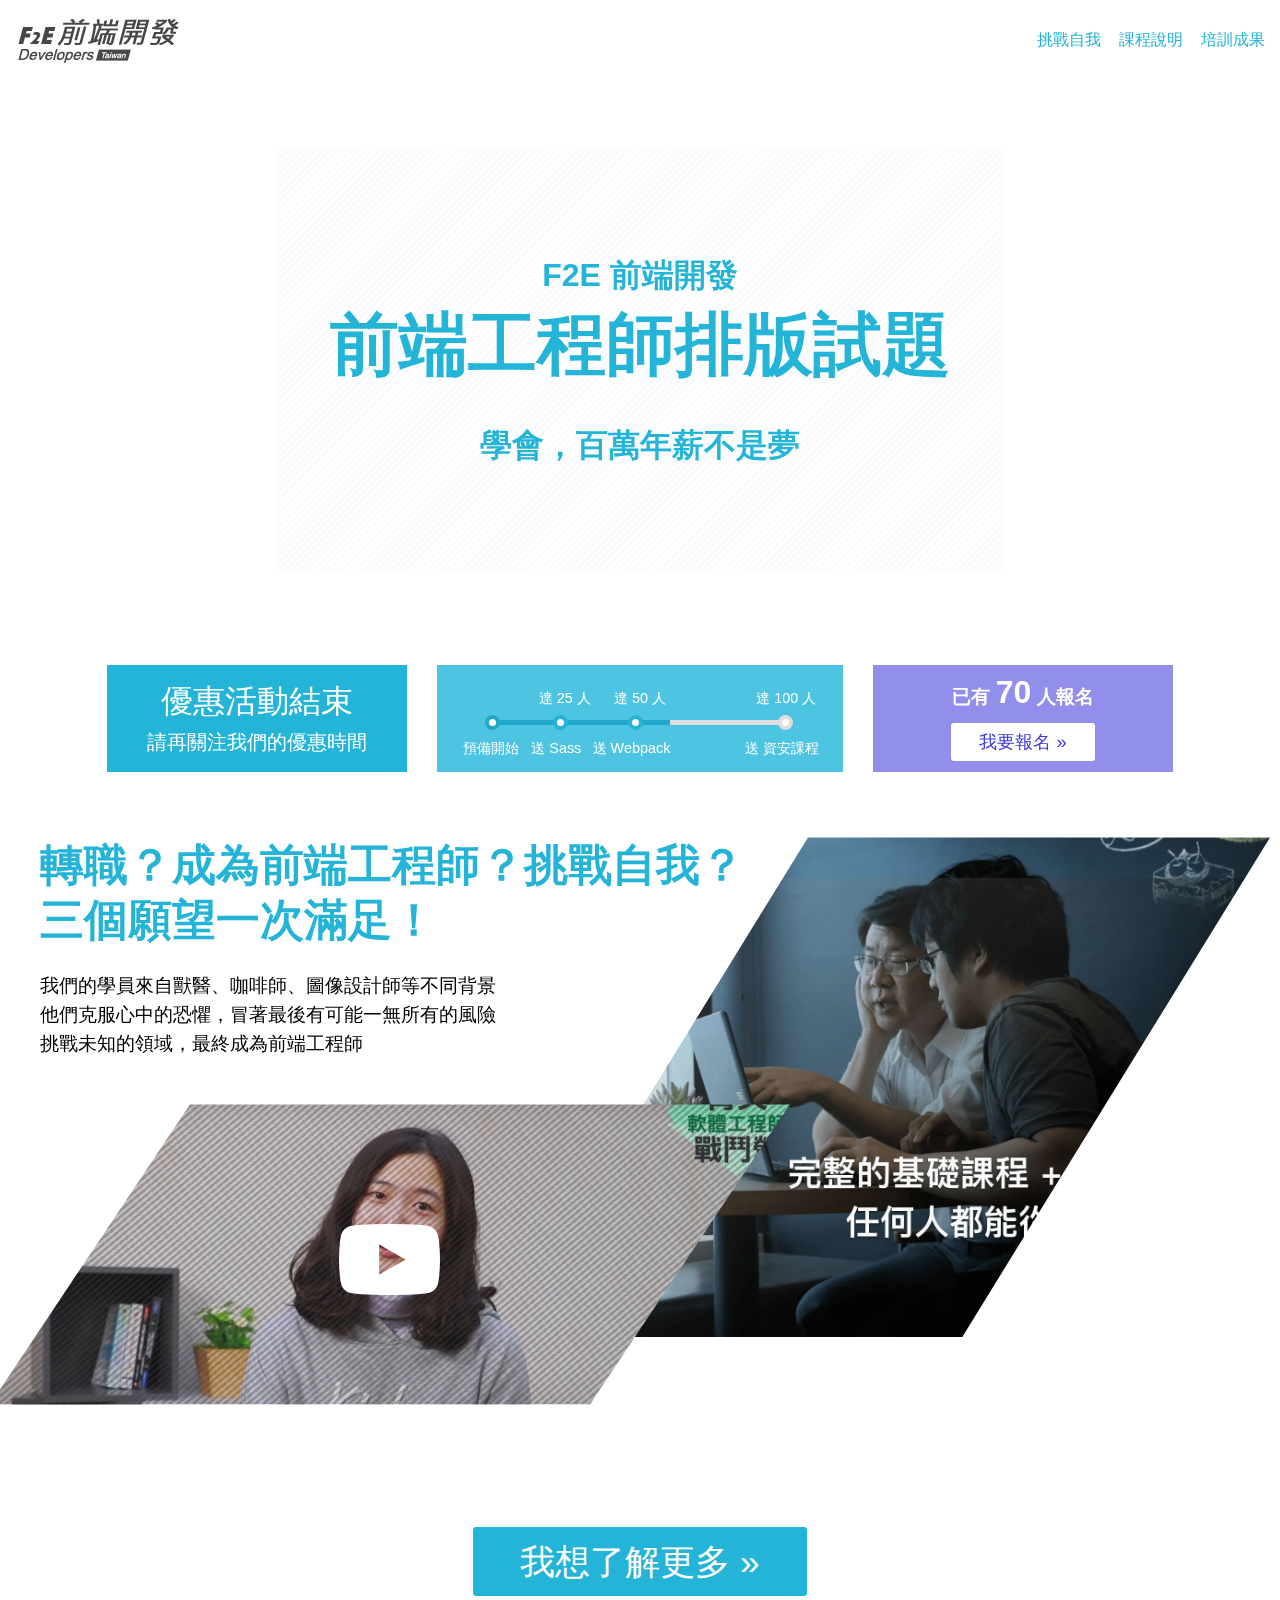
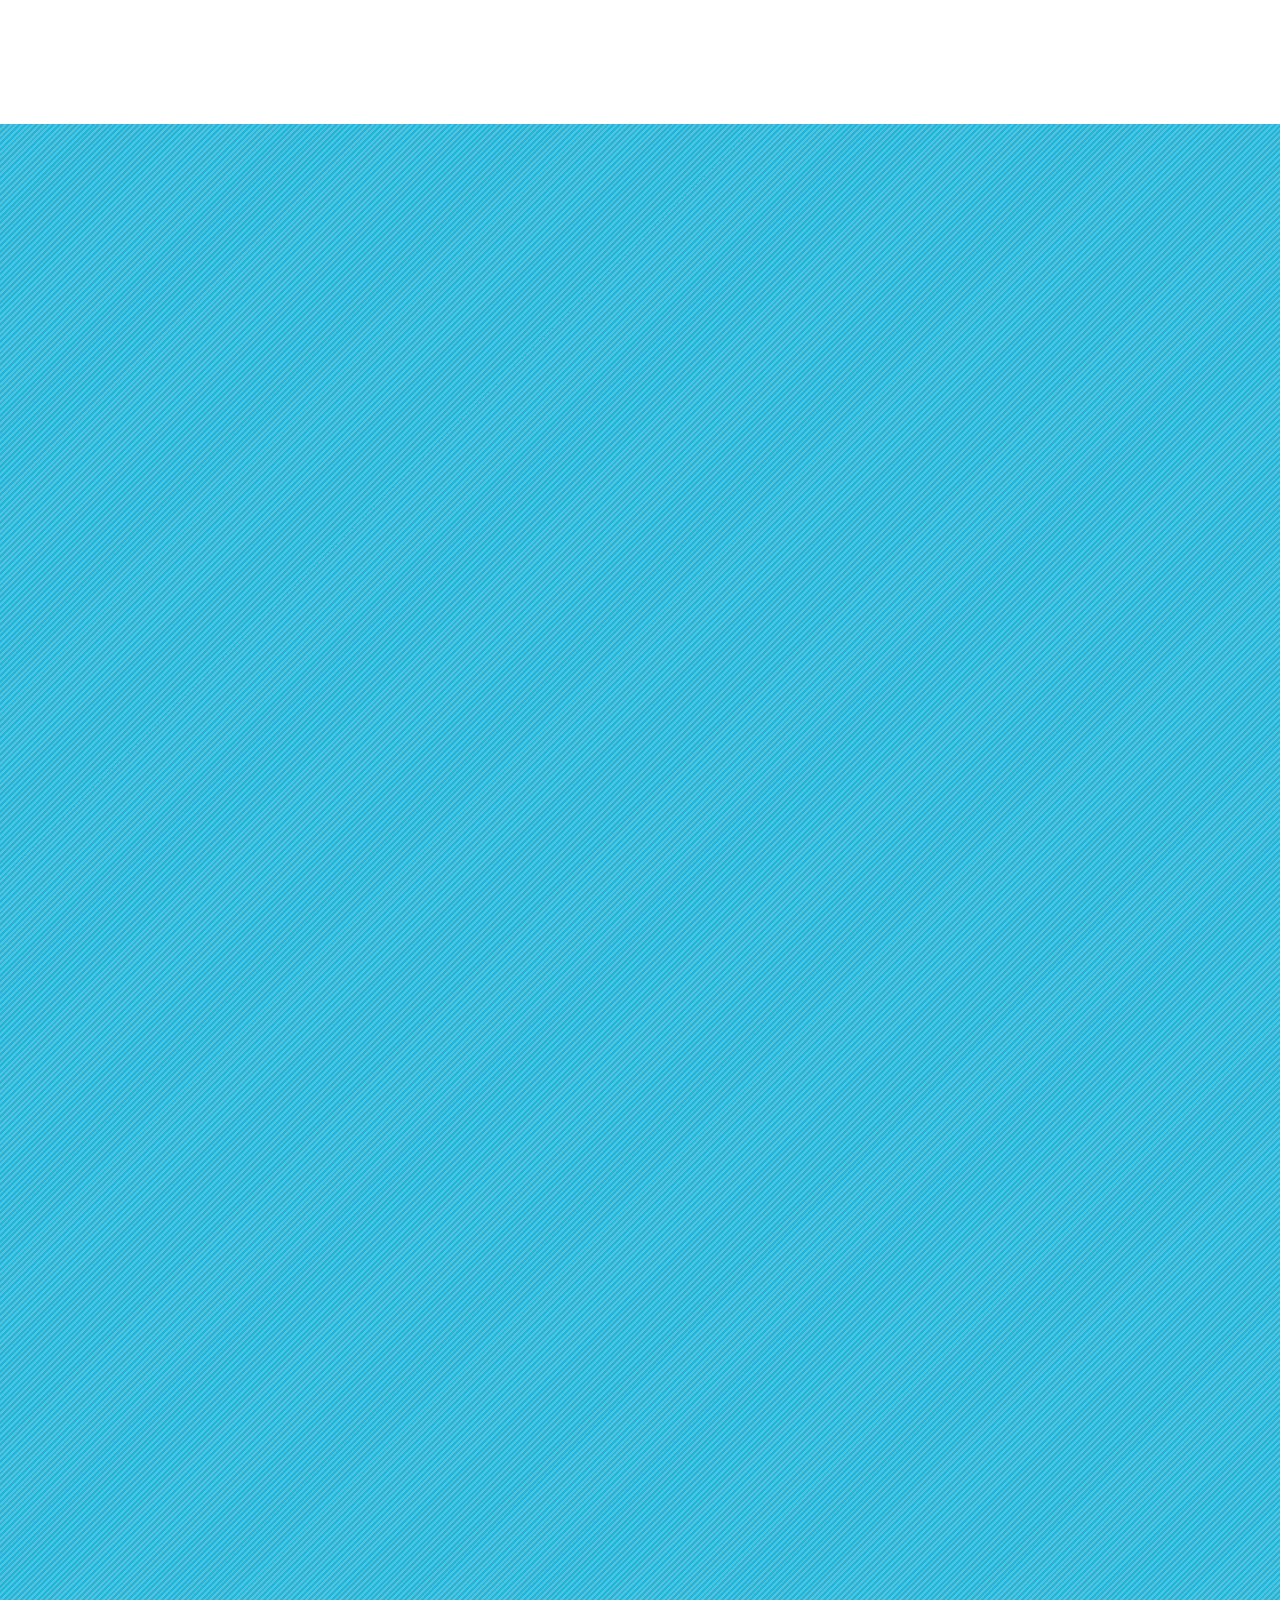
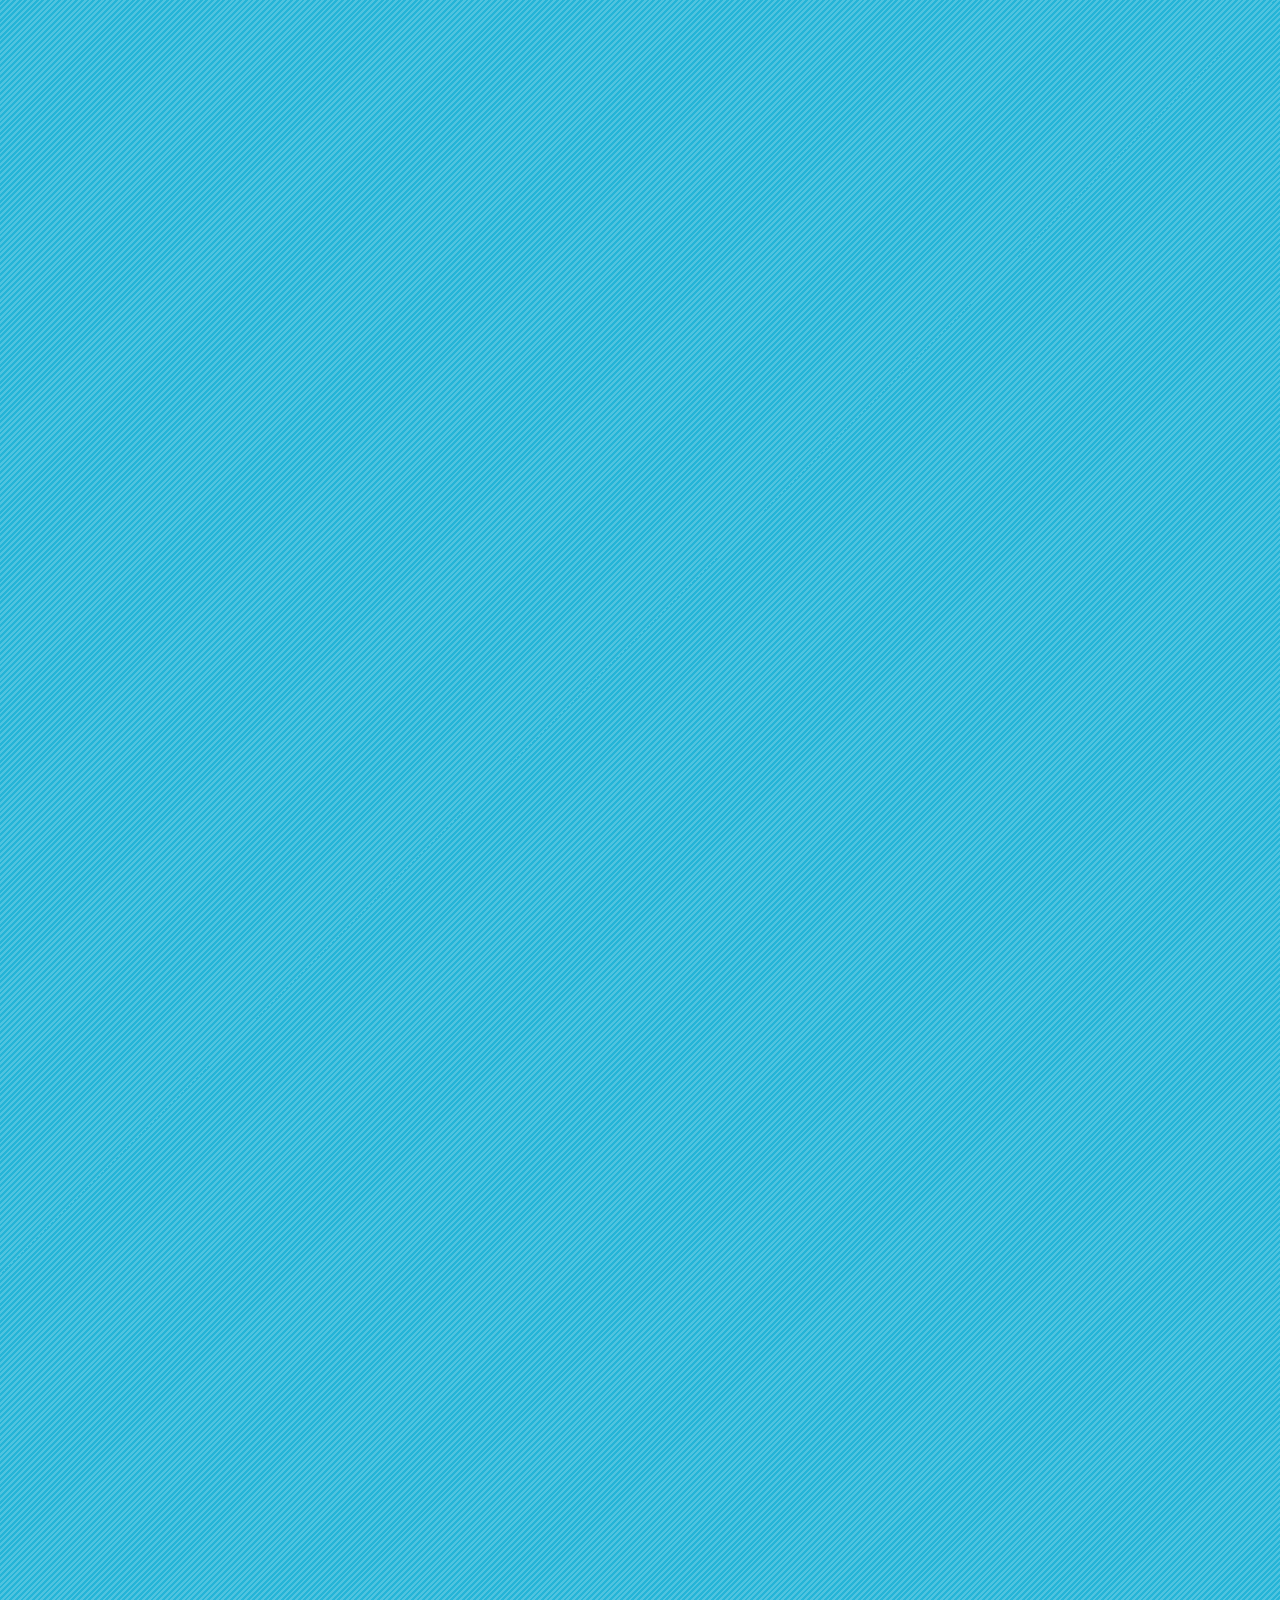
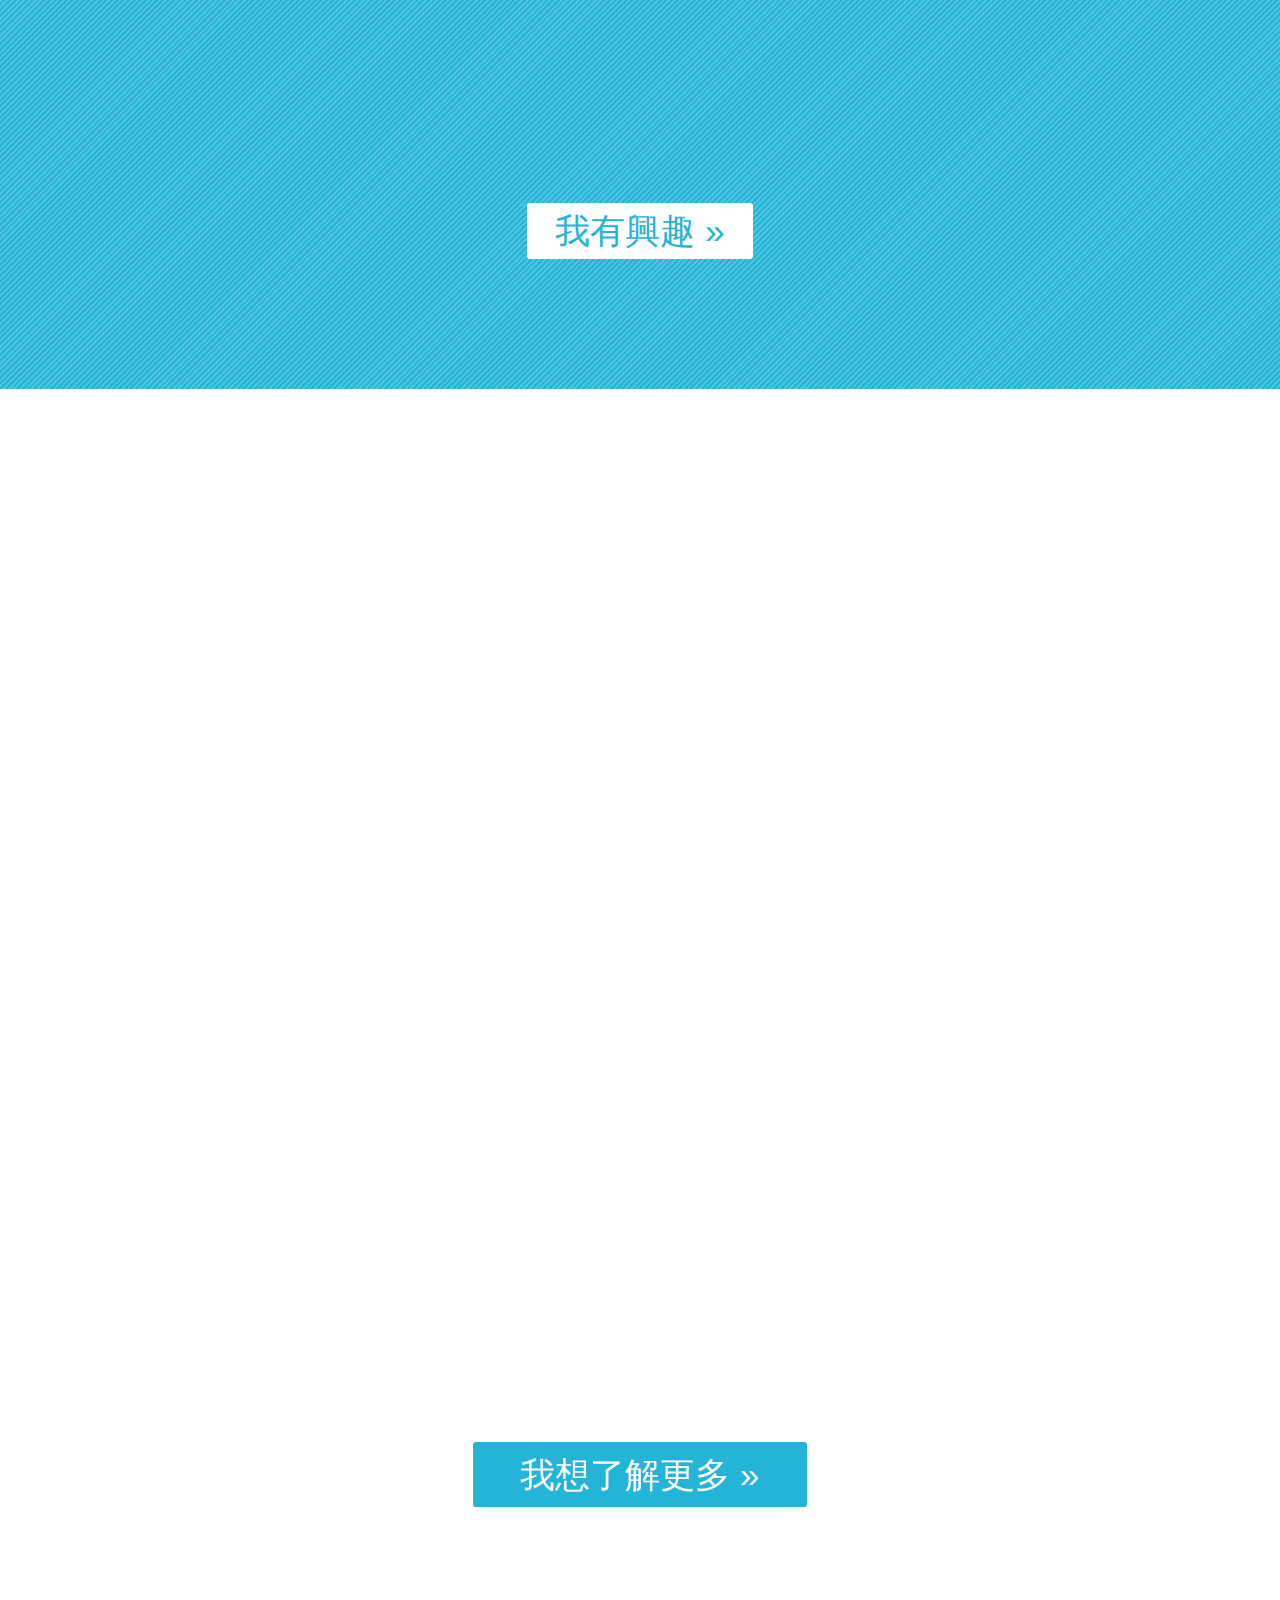
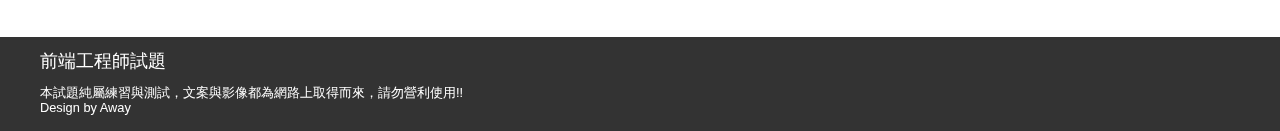
<file: index.html>
<!DOCTYPE html>
<html lang="zh-Hant-TW">

  <head>
    <meta charset="UTF-8">
    <meta http-equiv="X-UA-Compatible" content="IE=edge">
    <meta name="viewport" content="width=device-width, initial-scale=1.0">
    <meta name="description"
      content="轉職？成為前端工程師？挑戰自我？我們的學員來自獸醫、咖啡師、圖像設計師等不同背景 他們克服心中的恐懼，冒著最後有可能一無所有的風險 挑戰未知的領域，最終成為前端工程">
    <meta name="keywords" content="F2E 前端開發,前端工程師,CMoney">
    <link rel="shortcut icon" href="./favorite.ico" type="image/x-icon">
    <link rel="stylesheet" href="./style/reset.css">
    <link rel="stylesheet" href="./style/index.css">
    <link rel="stylesheet" href="https://cdnjs.cloudflare.com/ajax/libs/font-awesome/6.1.1/css/all.min.css"
      integrity="sha512-KfkfwYDsLkIlwQp6LFnl8zNdLGxu9YAA1QvwINks4PhcElQSvqcyVLLD9aMhXd13uQjoXtEKNosOWaZqXgel0g=="
      crossorigin="anonymous" referrerpolicy="no-referrer" />
    <title>F2E前端開發 Landing Page</title>
    <script src="./js/main.js" defer></script>
  </head>

  <body>
    <header class="header d-flex" id="Header">
      <h2 class="logo">
        <img class="logo__img" src="./images/logo.png" alt="F2E前端開發" width="167" height="50">
      </h2>
      <div class="header__ham" id="HeaderHam">
        <button type="button" class="header__barWrap"><i class="button__icon fa-solid fa-bars"></i></button>
      </div>
      <nav class="nav" id="Nav">
        <ul class="nav__ls d-flex">
          <li class="nav__item"><a href="#MainHead" class="nav__link">挑戰自我</a></li>
          <li class="nav__item"><a href="#MainBody" class="nav__link">課程說明</a></li>
          <li class="nav__item"><a href="#MainFoot" class="nav__link">培訓成果</a></li>
        </ul>
      </nav>
    </header>
    <div class="banner">
      <div class="carousel" id="Carousel">
        <img class="carousel__img fade fade-0" src="./images/banr_snow.jpg" alt="snow" width="1024" height="576">
        <img class="carousel__img fade fade-1" src="./images/banr_ice.jpg" alt="ice" width="1024" height="576">
        <img class="carousel__img fade fade-2" src="./images/banr_mountain.jpg" alt="mountain" width="1024"
          height="576">
        <img class="carousel__img fade fade-3" src="./images/banr_run.jpg" alt="run" width="1024" height="576">
      </div>
      <div class="outer d-flex">
        <div class="intro">
          <h2 class="intro__subTit">F2E 前端開發</h2>
          <h1 class="intro__tit">前端工程師排版試題</h1>
          <p class="intro__subTit">學會，百萬年薪不是夢</p>
        </div>
      </div>
    </div>
    <div class="synopsis">
      <div class="count mx-auto d-flex">
        <section class="count__head block block-info">
          <p class="count__tit" id="CountTit"></p>
          <p class="count__date" id="CountDate"></p>
        </section>
        <section class="count__body block block-light">
          <ul class="count__ls mx-auto d-flex" id="CountLs"></ul>
        </section>
        <section class="count__foot block block-purple" id="CountFoot"></section>
      </div>
    </div>
    <main class="main">
      <div class="main__head container mx-auto" id="MainHead">
        <section class="desc">
          <div class="desc__head">
            <h3 class="desc__title">轉職？成為前端工程師？挑戰自我？<br>三個願望一次滿足！</h3>
            <p class="desc__content">
              我們的學員來自獸醫、咖啡師、圖像設計師等不同背景
              他們克服心中的恐懼，冒著最後有可能一無所有的風險
              挑戰未知的領域，最終成為前端工程師
            </p>
          </div>
          <div class="desc__body">
            <figure class="desc__media desc__media--lg">
              <img class="desc__img" src="./images/media_talk.jpg" alt="media__talk" width="1920" height="1097" loading="lazy">
            </figure>
            <figure class="desc__media desc__media--sm" id="MediaVideo">
              <img class="desc__img" src="./images/media_video.jpg" alt="media__video" width="1880" height="945" loading="lazy">
            </figure>
          </div>
          <div class="desc__foot">
            <a href="javascript:;" class="desc__link btn btn-md btn-peace">我想了解更多 &raquo;</a>
          </div>
        </section>
      </div>
      <div class="modal" id="Modal">
        <iframe class="modal__media" id="ModalMedia" width="560" height="316" src="" title="YouTube video player"
          frameborder="0" allow=" autoplay; clipboard-write; encrypted-media;" loading="lazy"></iframe>
      </div>
      <div class="main__body" id="MainBody">
        <div class="course container mx-auto animate">
          <h3 class="course__title mx-auto animate__title">想要培養一技之長，成為前端工程師嗎？</h3>
          <section class="course__intro">
            <p class="course__subTitle mx-auto animate__item">第一階段</p>
            <div class="cardSet d-flex">
              <div class="wrap animate__item">
                <div class="card">
                  <figure class="card__imgContainer">
                    <img src="./images/card01.jpg" alt="第一週課程" class="card__img" loading="lazy">
                  </figure>
                  <div class="card__content">
                    <p class="card__tag">第一週</p>
                    <h2 class="card__title">程式規劃基礎</h2>
                    <p class="card__desc">組合語言的描述、分析、設計技巧</p>
                  </div>
                </div>
              </div>
              <div class="wrap animate__item">
                <div class="card">
                  <figure class="card__imgContainer">
                    <img src="./images/card02.jpg" alt="第二週課程" class="card__img" loading="lazy">
                  </figure>
                  <div class="card__content">
                    <p class="card__tag">第二週</p>
                    <h2 class="card__title">物件導向程式設計</h2>
                    <p class="card__desc">具有物件概念的程式設計典範，同時也是一種程式開發的抽象方針。</p>
                  </div>
                </div>
              </div>
              <div class="wrap animate__item">
                <div class="card">
                  <figure class="card__imgContainer">
                    <img src="./images/card02.png" alt="第三週課程" class="card__img" loading="lazy">
                  </figure>
                  <div class="card__content">
                    <p class="card__tag">第三週</p>
                    <h2 class="card__title">資料結構與演算法</h2>
                    <p class="card__desc">了解資料結構，之後在程式的設計上才能更加熟練應該要使用何種資料結構。</p>
                  </div>
                </div>
              </div>
            </div>
          </section>
          <section class="course__intro">
            <p class="course__subTitle mx-auto animate__item">第二階段</p>
            <div class="cardSet d-flex">
              <div class="wrap animate__item">
                <div class="card">
                  <figure class="card__imgContainer">
                    <img src="./images/card04.png" alt="第四周課程" class="card__img" loading="lazy">
                  </figure>
                  <div class="card__content">
                    <p class="card__tag">第四週</p>
                    <h2 class="card__title">各領域語言與框架介紹</h2>
                    <p class="card__desc">框架以應用為目的，結合了多數常用的元件所形成的初始主體架構。</p>
                  </div>
                </div>
              </div>
              <div class="wrap animate__item">
                <div class="card">
                  <figure class="card__imgContainer">
                    <img src="./images/card05.png" alt="第五週課程" class="card__img" loading="lazy">
                  </figure>
                  <div class="card__content">
                    <p class="card__tag">第五週</p>
                    <h2 class="card__title">版控與開源觀念</h2>
                    <p class="card__desc">版本控制是維護工程藍圖的標準作法，能追蹤工程藍圖從誕生一直到定案的過程。</p>
                  </div>
                </div>
              </div>
              <div class="wrap animate__item">
                <div class="card">
                  <figure class="card__imgContainer">
                    <img src="./images/card06.jpg" alt="第六週課程" class="card__img" loading="lazy">
                  </figure>
                  <div class="card__content">
                    <p class="card__tag">第六週</p>
                    <h2 class="card__title">專題規劃技巧</h2>
                    <p class="card__desc">解決問題、蒐集資料、實務應用、團隊合作、知識整合與表達能力。</p>
                  </div>
                </div>
              </div>
              <div class="wrap animate__item">
                <div class="card">
                  <figure class="card__imgContainer">
                    <img src="./images/card07.jpg" alt="第七週課程" class="card__img" loading="lazy">
                  </figure>
                  <div class="card__content">
                    <p class="card__tag">第七週</p>
                    <h2 class="card__title">專題實作與進度追蹤</h2>
                    <p class="card__desc">制定規則、剷除阻礙，觀察運作流程，發掘可能的問題，進一步優化流程，讓團隊協作得更順暢。</p>
                  </div>
                </div>
              </div>
              <div class="wrap animate__item">
                <div class="card">
                  <figure class="card__imgContainer">
                    <img src="./images/card08.jpg" alt="第八週課程" class="card__img" loading="lazy">
                  </figure>
                  <div class="card__content">
                    <p class="card__tag">第八週</p>
                    <h2 class="card__title">專題成果發表</h2>
                    <p class="card__desc">在這七週學習以來的第一次成果發表，讓大家看到您耀眼的存在!</p>
                  </div>
                </div>
              </div>
            </div>
          </section>
          <section class="course__intro">
            <p class="course__subTitle mx-auto animate__item">第三階段</p>
            <div class="cardSet d-flex">
              <div class="wrap animate__item">
                <div class="card">
                  <figure class="card__imgContainer">
                    <img src="./images/card09.png" alt="第九週課程" class="card__img" loading="lazy">
                  </figure>
                  <div class="card__content">
                    <p class="card__tag">第九週</p>
                    <h2 class="card__title">進程與執行緒</h2>
                    <p class="card__desc">進程、線程是一定要搞懂與掌握的知識點，可以增進程式的執行效率。</p>
                  </div>
                </div>
              </div>
              <div class="wrap animate__item">
                <div class="card">
                  <figure class="card__imgContainer">
                    <img src="./images/card10.png" alt="第十週課程" class="card__img" loading="lazy">
                  </figure>
                  <div class="card__content">
                    <p class="card__tag">第十週</p>
                    <h2 class="card__title">網際網路概論</h2>
                    <p class="card__desc">全新實用網路新知，完整介紹網路與資料通訊的相關主題與技術。</p>
                  </div>
                </div>
              </div>

              <div class="wrap animate__item">
                <div class="card">
                  <figure class="card__imgContainer">
                    <img src="./images/card11.png" alt="第十一週課程" class="card__img" loading="lazy">
                  </figure>
                  <div class="card__content">
                    <p class="card__tag">第十一週</p>
                    <h2 class="card__title">各領域進階語法</h2>
                    <p class="card__desc">了解前端領域符合業界使用的進階技巧，並快速辨別使用的領域，加速開發。</p>
                  </div>
                </div>
              </div>

              <div class="wrap animate__item">
                <div class="card">
                  <figure class="card__imgContainer">
                    <img src="./images/card12.png" alt="第十二週課程" class="card__img" loading="lazy">
                  </figure>
                  <div class="card__content">
                    <p class="card__tag">第十二週</p>
                    <h2 class="card__title">近代網頁前端的生態演化</h2>
                    <p class="card__desc">了解網頁前端的前世今生與愛恨糾葛，讓你知道前端技術為什麼這麼火?</p>
                  </div>
                </div>
              </div>
            </div>
          </section>
          <section class="course__intro">
            <p class="course__subTitle mx-auto animate__item">第四階段</p>
            <div class="cardSet d-flex">
              <div class="wrap animate__item">
                <div class="card">
                  <figure class="card__imgContainer">
                    <img src="./images/card13.png" alt="第十三週課程" class="card__img" loading="lazy">
                  </figure>
                  <div class="card__content">
                    <p class="card__tag">第十三週</p>
                    <h2 class="card__title">一起來 Vue 出前端的世界</h2>
                    <p class="card__desc">建立使用者介面的開源 JavaScript 框架，也是一個建立單頁應用的 Web 應用框架。</p>
                  </div>
                </div>
              </div>
              <div class="wrap animate__item">
                <div class="card">
                  <figure class="card__imgContainer">
                    <img src="./images/card14.png" alt="第十四週課程" class="card__img" loading="lazy">
                  </figure>
                  <div class="card__content">
                    <p class="card__tag">第十四週</p>
                    <h2 class="card__title">第一次使用 Node 就上手</h2>
                    <p class="card__desc">能夠在伺服器端運行 JavaScript 的開放原始碼、跨平台執行環境。</p>
                  </div>
                </div>
              </div>

              <div class="wrap animate__item">
                <div class="card">
                  <figure class="card__imgContainer">
                    <img src="./images/card15.png" alt="第十五週課程" class="card__img" loading="lazy">
                  </figure>
                  <div class="card__content">
                    <p class="card__tag">第十五週</p>
                    <h2 class="card__title">專題成果發表</h2>
                    <p class="card__desc">藉由第二次的成果發表，聯合各廠商來媒合專業人才，讓您結業即就業。</p>
                  </div>
                </div>
              </div>
            </div>
          </section>
          <a href="javascript:;" class="course__link mx-auto btn btn-white">我有興趣 &raquo;</a>
        </div>
      </div>
      <div class="main__foot container mx-auto" id="MainFoot">
        <div class="effort mx-auto animate">
          <p class="effort__title animate__title">培訓成果</p>
          <section class="effort__props d-flex ">
            <div class="effort__box animate__item" id="FinishNum">
              <p class="effort__count"><span class="effort__num" data-num="159"></span> 人</p>
              <p class="effort__name">結訓校友</p>
            </div>
            <div class="effort__box animate__item" id="TransPercent">
              <p class="effort__count"><span class="effort__num" data-num="85"></span> %</p>
              <p class="effort__name">成功轉職率</p>
            </div>
            <div class="effort__box animate__item" id="FrontedPercent">
              <p class="effort__count"><span class="effort__num" data-num="90"></span> %</p>
              <p class="effort__name">成為前端工程師</p>
            </div>
          </section>
          <table class="effort__tbl animate__item">
            <thead>
              <tr class="bg-cancel">
                <th class="effort__th"></th>
                <th class="effort__th text-bold">培訓人數</th>
                <th class="effort__th text-bold">結業人數</th>
                <th class="effort__th effort__employ text-bold">就業人數</th>
              </tr>
            </thead>
            <tbody>
              <tr class="bg-white">
                <td class="effort__td text-bold">第一屆</td>
                <td class="effort__td">21 人</td>
                <td class="effort__td">17 人</td>
                <td class="effort__td">前端工程師 16 人</td>
              </tr>
              <tr class="bg-cancel">
                <td class="effort__td text-bold">第二屆</td>
                <td class="effort__td">20 人</td>
                <td class="effort__td">17 人</td>
                <td class="effort__td">前端工程師 13 人</td>
              </tr>
              <tr class="bg-white">
                <td class="effort__td text-bold">第三屆</td>
                <td class="effort__td">40 人</td>
                <td class="effort__td">38 人</td>
                <td class="effort__td">前端工程師 26 人</td>
              </tr>
              <tr class="bg-cancel">
                <td class="effort__td text-bold">第四屆</td>
                <td class="effort__td">33 人</td>
                <td class="effort__td">27 人</td>
                <td class="effort__td">前端工程師 21 人</td>
              </tr>
              <tr class="bg-white">
                <td class="effort__td text-bold">第五屆</td>
                <td class="effort__td">28 人</td>
                <td class="effort__td">22 人</td>
                <td class="effort__td">前端工程師 17 人</td>
              </tr>
              <tr class="bg-cancel">
                <td class="effort__td text-bold">第六屆</td>
                <td class="effort__td">29 人</td>
                <td class="effort__td">20 人</td>
                <td class="effort__td">前端工程師 16 人</td>
              </tr>
            </tbody>

          </table>
          <a href="javascript:;" class="effort__link mx-auto btn btn-md btn-peace">我想了解更多 &raquo;</a>
        </div>
      </div>
      <a href="#" class="toTop btn btn-sm btn-black" id="ToTop">TOP</a>
    </main>
    <footer class="footer">
      <div class="container mx-auto">
        <p class="footer__head">前端工程師試題</p>
        <div class="footer__body">本試題純屬練習與測試，文案與影像都為網路上取得而來，請勿營利使用!!</div>
        <div class="footer__foot">Design by Away</div>
      </div>
    </footer>
  </body>

</html>
</file>
<file: style/index.css>
@charset "utf-8";
/* -----reset----- */
html{
  scroll-behavior: smooth;
}
body {
  font-family: "Arial", "Helvetica", "微軟正黑體", "sans-serif";
  font-size: 16px;
}

/* -----Layout----- */
.header {
  width: 100%;
  padding: 15px;
  position: fixed;
  top: 0;
  z-index: 2;
  justify-content: space-between;
  align-items: center;
  box-sizing: border-box;
  transition: all .8s ease-in-out;
}
.outer {
  position: absolute;
  top: 0;
  width: 100%;
  height: 80vh;
  justify-content: center;
  align-items: center;
}
.banner {
  overflow: hidden;
}

.cardSet {
  justify-content: center;
  flex-wrap: wrap;
  margin-left: -20px;
  margin-right: -20px;
}

/* -----header----- */
.header__ham {
  position: relative;
  display: none;
  box-sizing: border-box;
}
.header__barWrap {
  border-width: 0;
  background-color: transparent;
}
.header__barWrap > i {
  pointer-events: none;
}
.header__barWrap:hover {
  cursor: pointer;
}
/* -----logo----- */
.logo__img {
  display: block;
  width: 100%;
  height: auto;
}
/* -----nav----- */
.nav {
  font-size: 1rem;
  color: #24B4D7;
}
.nav__link {
  display: block;
  width: 100%;
  color: inherit;
  text-decoration: none;
  transition: all .8s ease-in-out;
}
.nav__item + .nav__item {
  margin-left: 18px;
}
/* -----carousel----- */
.carousel {
  position: relative;
  height: 80vh;
}
.carousel__img {
  position: absolute;
  display: block;
  width: 100%;
  height: 100%;
  object-fit: cover;
  opacity: 0%;
}
/* -----intro----- */
.intro {
  padding-top: 110px;
  padding-bottom: 110px;
  width: 728px;
  color: #24B4D7;
  font-weight: 600;
  text-align: center;
  background-image: repeating-linear-gradient( 
    -45deg, 
    transparent, 
    transparent 2.5px, 
    rgba(222, 231, 237, .2) 2.5px, 
    rgba(222, 231, 237, .2) 5px
  );
  box-sizing: border-box;
}
.intro__tit {
  font-size: 4.3rem;
  margin-top: 20px;
  margin-bottom: 50px;
}
.intro__subTit {
  font-size: 2rem;
}
/* -----count----- */
.count {
  max-width: 1070px;
  flex-wrap: wrap;
  position: relative; 
  top: -55px;
  justify-content: center;
  color: #fff;
  box-sizing: border-box;
}
.count__head {
  width: 28%;
  padding-top: 20px;
  padding-bottom: 20px;
}
.count__tit {
  font-size: 2rem;
  margin-bottom: 15px;
}
.count__date {
  font-size: 1.25rem;
}
.day,
.hour,
.min,
.sec {
  font-size: 1.75rem;
}
.count__body {
  width: 38%;
  padding: 20px 45px;
  box-sizing: border-box;
}
.count__foot {
  width: 28%;
  padding-top: 11px;
  padding-bottom: 11px;
}
.count__head,
.count__foot {
  display: flex;
  flex-direction: column;
  justify-content: center;
}
.count__ls {
  max-width: 95%;
}
.count__amount {
  font-size: 1.2rem;
  font-weight: 600;
  margin-bottom: 15px;
}
.count__num {
  font-size: 2rem;
}
.count__full {
  font-size: 1.6rem;
  font-weight: 600;
}
.count__link {
  display: block;
  color: #3C37DE;
  font-size: 1.15rem;
  text-decoration: none;
}
/* -----progress----- */
.progress {
    position: relative;
    top: 35px;
    width: 30%;
    height: 5px;
    background-color: #ddd;
}
.progress__head,
.progress__foot,
.progress__begin {
    font-size: 0.9rem;
}
.progress__head,
.progress__foot {
  position: absolute;
}
.progress__head {
  right: -26px;
  bottom: 20px;
}
.progress__foot {
  width: 79px;
  top: 21px;
  right: -31px;
}
.progress__begin {
    position: absolute;
    top: 21px;
    left: -27px;
}
.progress__bar {
    z-index: 0;
    height: 5px;
    width: 0;
    background-color: #22A9CA;
    /* margin-top: 14px;
    margin-bottom: 13px; */
    position: relative;
    bottom: 0px;
}
.progress:first-child::before {
    content: '';
    position: absolute;
    top: -2px;
    left: -5px;
    z-index: 1;
    width: 15px;
    height: 15px;
    margin-top: -3px;
    background-color: #fff;
    border: 4px solid #22A9CA;
    border-radius: 50%;
    box-sizing: border-box;
}
.progress::after {
    content: '';
    position: absolute;
    top: -2px;
    right: -3px;
    z-index: 1;
    width: 15px;
    height: 15px;
    margin-top: -3px;
    background-color: #fff;
    border: 4px solid #ddd;
    border-radius: 50%;
    box-sizing: border-box;
}
/* -----main----- */
.main__body {
  background-image: repeating-linear-gradient( 
    -45deg, 
    transparent, 
    transparent 2px, 
    rgba(255, 254, 254, 0.199) 2px, 
    rgba(255, 255, 255, 0.199) 4px
  );
  background-color: #24B4D7;
  mix-blend-mode:color-dodge;
  padding-top: 55px;
}
/* -----desc----- */
.desc {
  position: relative;
}
.desc__head {
  margin-top: 10px;
}
.desc__title {
  font-size: 2.75rem;
  font-weight: 600;
  color: #24B4D7;
  line-height: 1.25em;
  margin-bottom: 25px;
}
.desc__content {
  width: 480px;
  font-size: 1.2rem;
  line-height: 1.5em;
}
.desc__body {
  height: 375px;
}
.desc__media {
  position: absolute;
}
.desc__img {
  display: block;
  width: 100%;
  height: auto;
}
.desc__media--lg {
  width: 770px;
  top: 0px;
  right: -30px;
  height: 500px;
  clip-path: polygon(40% 0,100% 0%,60% 100%,0 100%);
}
.desc__media--lg > .desc__img {
  width: 115%;
  height: 100%;
  position: absolute;
  right: 0;
  object-fit: cover;
}
.desc__media--sm {
  width: 66.66%;
  top: 267px;
  left: -50px;
  height: 300px;
  clip-path: polygon(25% 0,100% 0%,75% 100%,0 100%);
}
.desc__media--sm::after {
  position: absolute;
  top: 0;
  content: url("../images/youtube-brands.png");
  text-align: center;
  padding-top: 120px;
  width: 100%;
  height: 100%;
  background-image: repeating-linear-gradient( 
    -40deg, 
    transparent, 
    transparent 2.5px, 
    #3f3f3f51 2.5px, 
    #3f3f3f51 5px
    );
  background-color: rgba(63, 63, 63, 0.2);
  mix-blend-mode: luminosity;
  box-sizing: border-box;
}
.desc__media--sm:hover {
  cursor: pointer;
}
.desc__foot {
  text-align: center;
  margin-top: 110px;
  padding-bottom: 145px;
  position: relative;
}
.desc__link {
  color: #fff;
  text-decoration: none;
  font-size: 2.2rem;
}
/* -----modal----- */
.modal {
  position: fixed;
  align-items: center;
  justify-content: center;
  top: 0;
  width: 100%;
  height: 100%;
  background-color: #000000c5;
  z-index: 2;
  display: none;
}

/* -----course----- */
.course {
  padding-bottom: 30px;
}
.course__title {
  width: fit-content;
  padding: 16px 30px 20px 30px;
  margin-top: 72px;
  background-color: #fff;
  color: #24B4D7;
  font-size: 2.75rem;
  font-weight: 600;
}
.course__intro {
  margin-top: 72px;
  margin-bottom: 50px;
}
.course__subTitle {
  width: fit-content;
  font-weight: 600;
  font-size: 2.5rem;
  margin-bottom: 48px;
}
.course__subTitle::after {
  content: "";
  display: block;
  margin-top: 15px;
  width: 50px;
  height: 3px;
  margin-left: auto;
  margin-right: auto;
  background-color: #000;
  box-sizing: border-box;
}
.course__link {
  display: block;
  color: #24B4D7;
  text-decoration: none;
  margin-bottom: 100px;
  font-size: 2.2rem;
}
/* -----animate----- */
.animate__title {
  opacity: 0;
  transform: translateY(-50px);
  transition: all 1s ease-in-out;
}
.animate__item {
  opacity: 0;
  transform: translateY(50px);
  transition: all 1s ease-in-out;
}
/* -----wrap----- */
.wrap {
  width: 33.33%;
  margin-bottom: 60px;
  box-sizing: border-box;
}
.wrap + .wrap {
  display: flex;
}
.wrap + .wrap::before {
  content: "\276D\276D";
  display: block;
  color: #fff;
  font-weight: 600;
  font-size: 1.8rem;
  align-self: center;
}

/* -----card----- */
.card {
  position: relative;
  background-color: #fff;
  margin-right: 20px;
  margin-left: 20px;
}
.card__imgContainer {
  height: 202px;
  overflow: hidden;
}
.card__img {
  display: block;
  width: 100%;
  height: 100%;
  object-fit: cover;
}
.card__content {
  padding: 19px 15px;
}
.card__tag {
  position: absolute;
  top: 0;
  left: 0;
  padding: 5px 10px;
  background-color: rgba(0, 0, 0, 0.5);
  color: #fff;
}
.card__title {
  font-size: 1.25rem;
  font-weight: 600;
  margin-bottom: 20px;
}
.card__desc {
  line-height: 1.3em;
}
.cardSet__arrow {
  width: 5%;
  color: #fff;
  font-weight: 600;
  font-size: 1.8rem;
  text-align: center;
  align-self: center;
}
/* -----effort----- */
.effort {
  width: 85.33%;
  padding-top: 130px;
  padding-bottom: 130px;
}
.effort__title {
  text-align: center;
  font-size: 3rem;
  font-weight: 600;
  margin-bottom: 70px;
}
.effort__box {
  width: 33.3333%;
  padding-top: 65px;
  padding-bottom: 65px;
  text-align: center;
  font-size: 1.2rem;
  box-shadow: 2px 2px 30px rgba(189, 189, 189, 0.537);
}
.effort__box + .effort__box {
  margin-left: 35px;
}
.effort__count {
  margin-bottom: 20px;
}
.effort__num {
  font-size: 3rem;
  color: #24B4D7;
}
.effort__tbl {
  width: 100%;
  font-size: 1.25rem;
  margin-top: 80px;
  margin-bottom: 80px;
  text-align: center;
}
.effort__td,
.effort__th {
  padding-top: 20px;
  padding-bottom: 20px;
  border: 1px solid #ddd ;
}
.effort__employ {
  width: 37%;
}
.effort__link {
  display: block;
  color: #fff;
  text-decoration: none;
  font-size: 2.2rem;
}
/* -----footer----- */
.footer {
  padding: 15px;
  color: #fff;
  background-color: #333;
}
.footer__head{
  font-size: 1.125rem;
  margin-bottom: 15px;
}
.footer__body,
.footer__foot {
  font-size: 0.8rem;
  line-height: 1.2em;
}
.toTop {
  display: none;
  position: fixed;
  bottom: 82px;
  text-decoration: none;
  right: 2%;
  font-size: 1.25rem;
}
/* -----helper----- */
.container {
  max-width: 1200px;
}
.mx-auto {
  margin-right: auto;
  margin-left: auto;
}
.d-flex {
  display: flex;
}
.block {
  text-align: center;
}
.block + .block {
  margin-left: 30px;
}
.block-info {
  background-color: #24B4D7;
}
.block-light {
  background-color: #4DC4E1;
}
.block-purple {
  background-color: #918EEC;
}
.btn {
  width: fit-content;
  padding: 10px 28px;
  border-radius: 3px;
}
.btn-sm {
  padding: 25px 20px;
}
.btn-md {
  padding: 15px 47px;
}
.btn-white {
  background-color: #fff;
}
.btn-black {
  background-color: rgba(0, 0, 0, 0.555);
  color: #fff;
}
.btn-peace {
  background-color: #24B4D7;
}
@keyframes fade {
  5% {
    opacity: 1;
  }
  25% {
    opacity: 1;
  }
  30% {
    opacity: 0;
  }
}
.fade {
  animation: fade 20s ease-in-out infinite;
}
.fade-0 {
  animation-delay: 0;
}
.fade-1 {
  animation-delay: 5s;
}
.fade-2 {
  animation-delay: 10s;
}
.fade-3 {
  animation-delay: 15s;
}
.js-animate {
  opacity: 1;
  transform: translate(0);
}
.js-progress::after{
  border-color: #24B4D7 !important;
}
.js-progress .progress__bar {
  width: 100%;
}
.js-header {
  background-color: #ffffffe5;
}
.js-header .nav__link {
  color: #000;
}
.js-nav {
  display: block !important;
}
.bg-white {
  background-color: #fff;
}
.bg-cancel {
  background-color: #eee;
}
.text-bold {
  font-weight: 600;
}

/* -----RWD----- */
@media screen and (max-width:1200px) {
  .desc__title {
    font-size: 2.5rem;
  }
  .desc__media--lg {
    width: 60%;
    right: -10px;
  }
  .desc__media--sm {
    width: 60%;
    left: 0;
  }
  .main__head {
    padding-left: 15px;
    padding-right: 15px;
  }
  .cardSet {
    margin-left: 10px;
    margin-right: 10px;
  }
}
@media screen and (max-width: 1024px) {
  .block + .block {
    margin-left: 15px;
  }
  .count__tit {
    font-size: 2rem;
    padding-left: 5px;
    padding-right: 5px;
  }
  .progress__head,
  .progress__begin,
  .progress__foot {
    font-size: 0.75rem;
  }
  .desc__title {
    font-size: 2rem;
  }
  .desc__content {
    width: 460px;
  }
  .desc__link {
    margin-top: 350px;
  }
  .count__date {
    font-size: 1.05rem;
  }
  .effort {
    width: 94%;
  }
  .desc__media--lg {
    width: 60%;
    height: 380px;
    right: 0;
    clip-path: polygon(37% 0,100% 0%,63% 100%,0 100%);
  }
  .desc__media--sm {
    height: 225px;
    width: 60%;
    left: 0;
    top: 228px;
    clip-path: polygon(22% 0,100% 0%,78% 100%,0 100%);
  }
  .desc__img {
    height: 100%;
    object-fit: cover;
  }
  .desc__media--sm::after {
    padding-top: 60px;
  }
  .desc__body {
    height: 280px;
  }
  .course__title {
    max-width: 95%;
    padding-top: 11px;
    padding-bottom: 13px;
    line-height: 1.25em;
    box-sizing: border-box;
  }
  .toTop {
    right: 15px;
  }
}
@media screen and (max-width: 768px) {
  .intro {
    width: 87.7%;
    padding-top: 30px;
    padding-bottom: 30px;
  }
  .intro__tit {
    font-size: 37px;
  }
  .intro__subTit {
    font-size: 25px;
  }
  .main__head {
    padding: 0;
  }
  .course__link {
    margin-top: 110px;
    margin-bottom: 0;
  }
  .course {
    padding-bottom: 130px;
  }
  .course__title {
    font-size: 1.875rem;
    padding-left: 30px;
    padding-right: 30px;
  }
  .count__head,
  .count__foot {
    width: 31%;
  }
  .count__body{
    width: 38%;
    padding-left: 25px;
    padding-right: 25px;
  }
  .count__tit {
    font-size: 1.4375rem;
  }
  .count__date {
    font-size: 1rem;
  }
  .block +.block {
    margin-left: 0;
  }
  .progress__head,
  .progress__foot,
  .progress__begin {
    font-size: 0.7rem;
  }
  .progress__head {
    right: -23px;
  }
  .progress__foot {
    right: -29px;
  }
  .desc__head {
    padding-left: 15px;
  }
  .desc__title {
    font-size: 2.5rem;
  }
  .desc__content {
    width: 80%;
    font-size: 1.2rem;
  }
  .desc__body {
    height: fit-content;
  }
  .desc__media {
    position: static;
    width: 100%;
    height: auto;
    clip-path: polygon(0 0,100% 0%,100% 100%,0 100%);
    box-sizing: border-box;
  }
  .modal__media {
    max-width: 100%;
  }
  .desc__img {
    width: 100%;
  }
  .desc__media--lg > .desc__img {
    width: 100%;
    position: static;
    height: auto;
  }
  .desc__media--sm {
    position: relative;
    top: 0;
  }
  .desc__media--sm::after {
    padding-top: 20%;
    opacity: 0.8;
  }
  .wrap {
    width: 100%;
    flex-direction: column;
    margin-bottom: 0;
  }
  .wrap +.wrap::before {
    margin-top: 20px;
    margin-bottom: 20px;
    transform: rotate(90deg);
  }
  .card__imgContainer {
    height: 365px;
  }
  .effort {
    width: 100%;
    padding-left: 30px;
    padding-right: 30px;
    box-sizing: border-box;
  }
}
@media screen and (max-width: 576px) {
  .logo {
    width: 144px;
    height: 40px;
  }
  .header__ham {
    display: block;
  }
  .nav {
    display: none;
    width: 100%;
    position: absolute;
    top: 100%;
    left: 0;
  }
  .nav__ls {
    flex-direction: column;
    padding-left: 15px;
    background-color: #ffffffe5;
  }
  .nav__item {
    width: 100%;
    padding: 10px;
  }
  .nav__item +.nav__item {
    margin-left: 0;
  }
  .intro__tit {
    margin-top: 18px;
    margin-bottom: 40px;
  }
  .desc__title {
    font-size: 1.7rem;
  }
  .count__body {
    width: 100%;
    order: -1;
    height: 107px;
    padding-left: 14%;
    padding-right: 14%;
  }
  .count__head,
  .count__foot {
    width: 50%;
  }
  .course__title {
    font-size: 1.375rem;
    padding-left: 17px;
    padding-right: 17px;
  }
  .card__imgContainer {
    height: 240px;
  }
  .effort__tbl {
    font-size: 1rem;
  }
  .effort__props {
    flex-direction: column;
  }
  .effort__box {
    width: 100%;
  }
  .effort__box + .effort__box {
    margin-left: 0;
    margin-top: 15px;
  }
  .effort__title {
    font-size: 2rem;
  }
  .footer {
    text-align: center;
  }
}
@media screen and (max-width:414px) {
  .day,
  .hour,
  .min,
  .sec {
    font-size: 1.3rem;
  }
}
@media screen and (max-width:375px) {
  .day,
  .hour,
  .min,
  .sec {
    font-size: 1rem;
  }
  .desc__link,
  .effort__link {
    font-size: 1.9rem;
  }
  .cardSet {
    margin-left: 0;
    margin-right: 0;
  }
  .effort {
    padding-left: 20px;
    padding-right: 20px;
  }
  .btn-md {
    padding-left: 25px;
    padding-right: 25px;
  }
}
</file>
